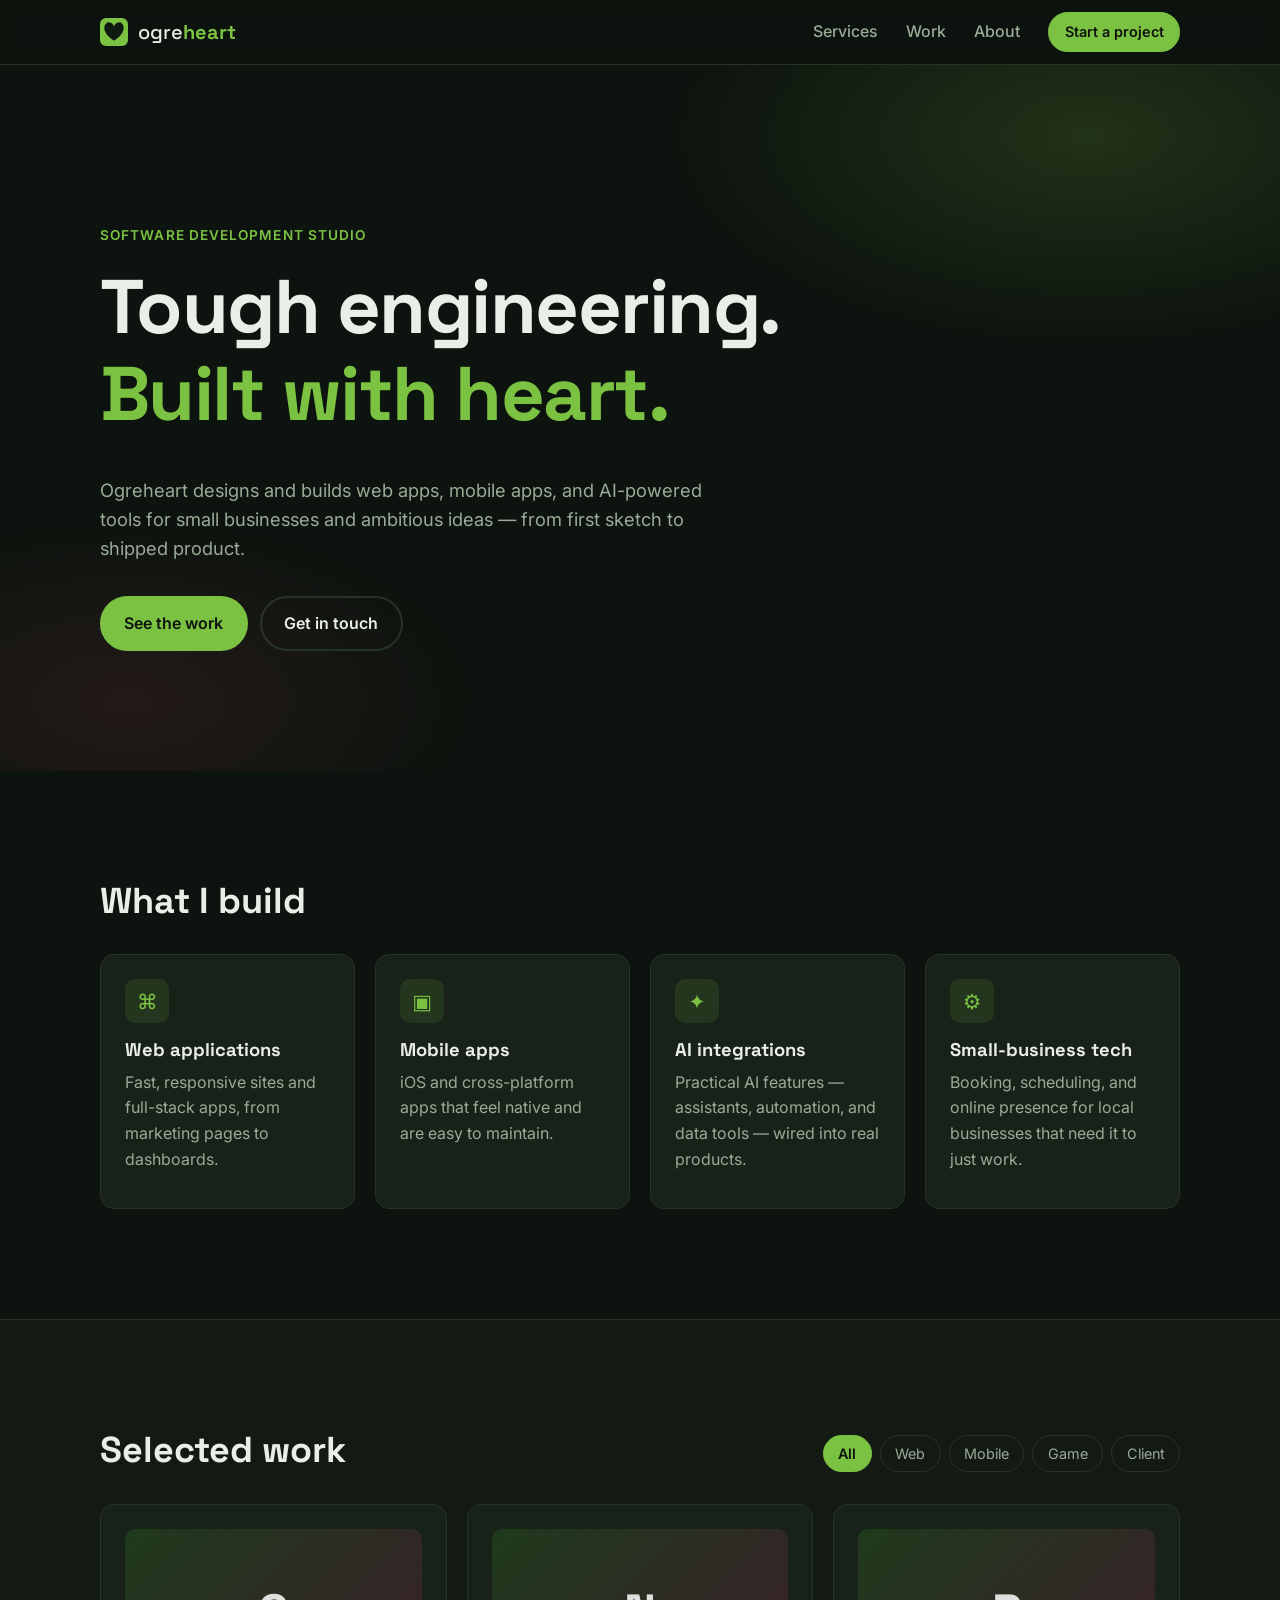
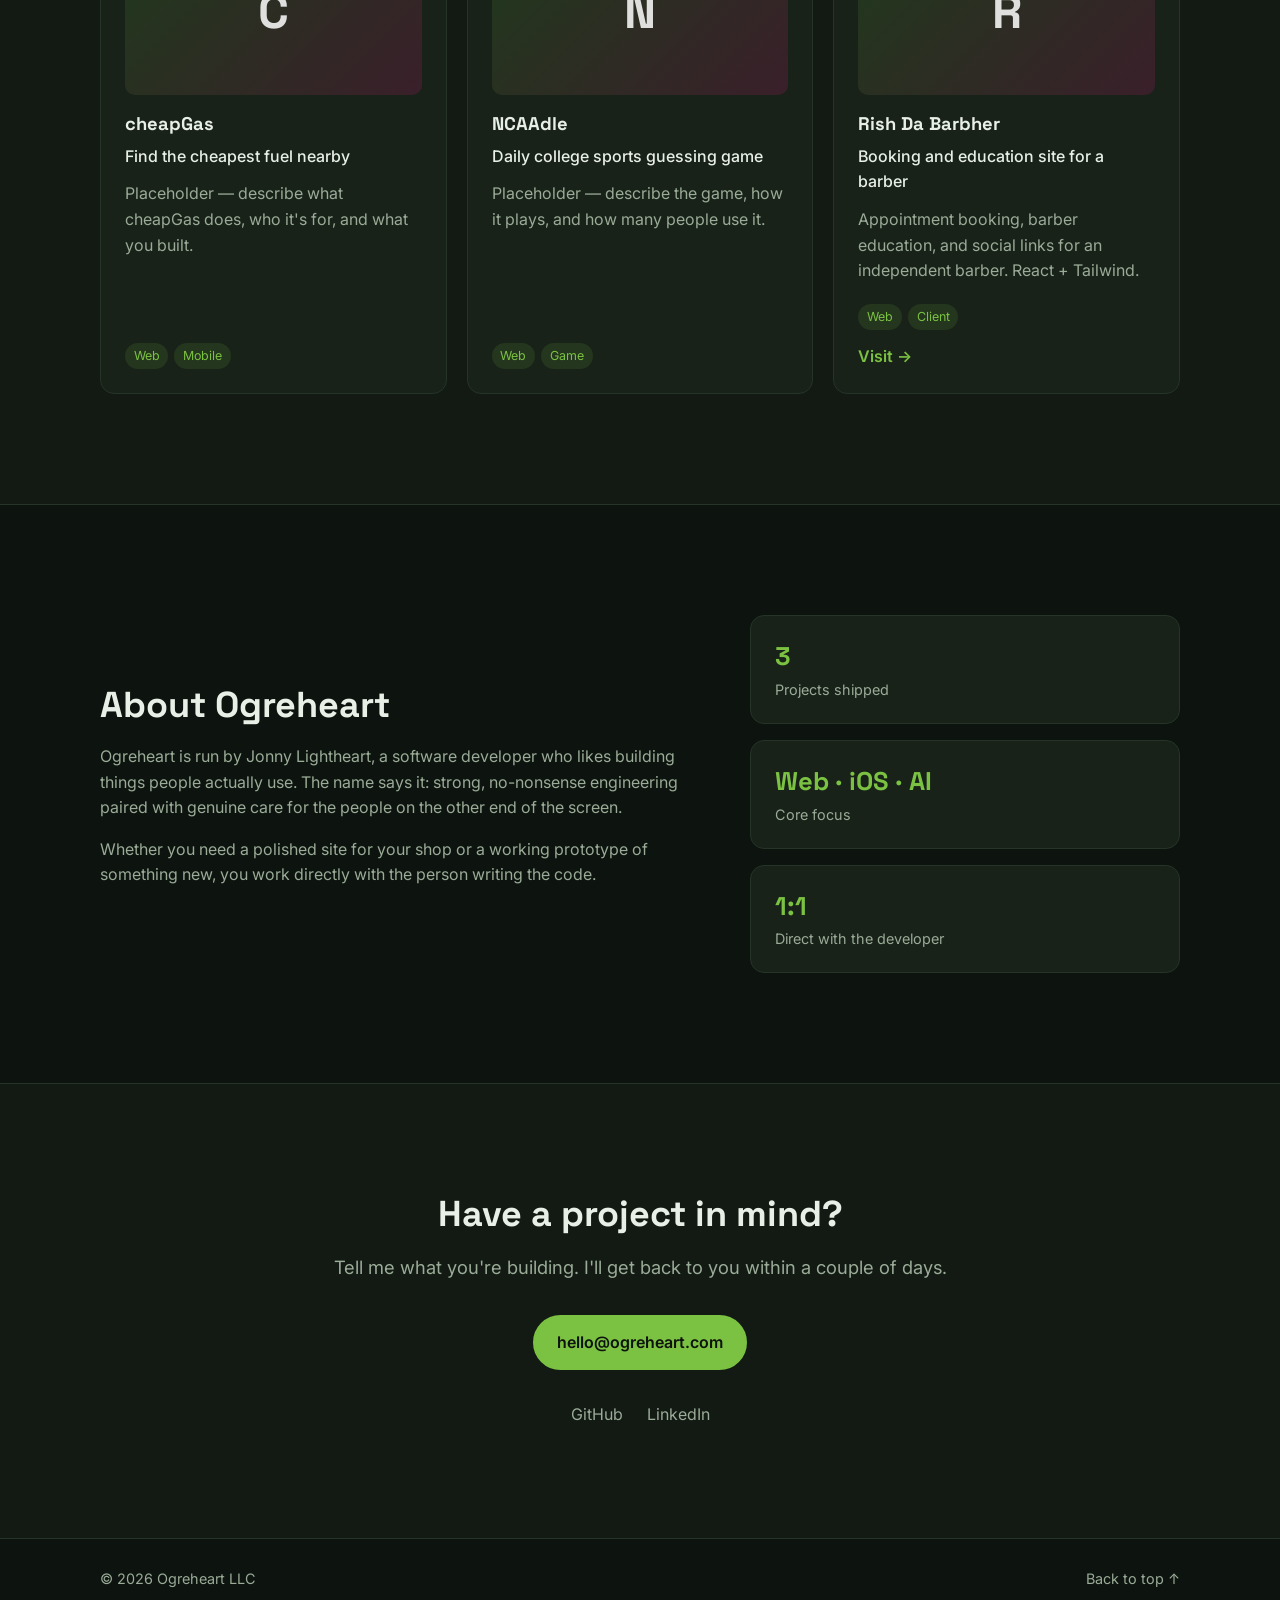
<file: index.html>
<!doctype html>
<html lang="en">
<head>
  <meta charset="utf-8">
  <meta name="viewport" content="width=device-width, initial-scale=1">
  <title>Ogreheart — Software Development</title>
  <meta name="description" content="Ogreheart is a software development studio building web apps, mobile apps, and AI-powered tools.">
  <link rel="icon" href="assets/favicon.svg" type="image/svg+xml">
  <link rel="preconnect" href="https://fonts.googleapis.com">
  <link rel="preconnect" href="https://fonts.gstatic.com" crossorigin>
  <link href="https://fonts.googleapis.com/css2?family=Space+Grotesk:wght@500;700&family=Inter:wght@400;500;600&display=swap" rel="stylesheet">
  <link rel="stylesheet" href="css/styles.css">
</head>
<body>
  <header class="nav">
    <div class="container nav-inner">
      <a href="#top" class="logo" aria-label="Ogreheart home">
        <img src="assets/favicon.svg" alt="" width="28" height="28">
        <span>ogre<b>heart</b></span>
      </a>
      <button class="nav-toggle" aria-label="Toggle menu" aria-expanded="false">☰</button>
      <nav class="nav-links">
        <a href="#services">Services</a>
        <a href="#work">Work</a>
        <a href="#about">About</a>
        <a href="#contact" class="btn btn-small">Start a project</a>
      </nav>
    </div>
  </header>

  <main id="top">
    <section class="hero">
      <div class="container">
        <p class="eyebrow">Software development studio</p>
        <h1>Tough engineering.<br><span class="accent">Built with heart.</span></h1>
        <p class="lead">
          Ogreheart designs and builds web apps, mobile apps, and AI-powered tools
          for small businesses and ambitious ideas — from first sketch to shipped product.
        </p>
        <div class="hero-actions">
          <a href="#work" class="btn">See the work</a>
          <a href="#contact" class="btn btn-ghost">Get in touch</a>
        </div>
      </div>
    </section>

    <section id="services" class="section">
      <div class="container">
        <h2>What I build</h2>
        <div class="grid services">
          <article class="card">
            <div class="icon">⌘</div>
            <h3>Web applications</h3>
            <p>Fast, responsive sites and full-stack apps, from marketing pages to dashboards.</p>
          </article>
          <article class="card">
            <div class="icon">▣</div>
            <h3>Mobile apps</h3>
            <p>iOS and cross-platform apps that feel native and are easy to maintain.</p>
          </article>
          <article class="card">
            <div class="icon">✦</div>
            <h3>AI integrations</h3>
            <p>Practical AI features — assistants, automation, and data tools — wired into real products.</p>
          </article>
          <article class="card">
            <div class="icon">⚙</div>
            <h3>Small-business tech</h3>
            <p>Booking, scheduling, and online presence for local businesses that need it to just work.</p>
          </article>
        </div>
      </div>
    </section>

    <section id="work" class="section section-alt">
      <div class="container">
        <div class="section-head">
          <h2>Selected work</h2>
          <div class="filters" role="tablist" aria-label="Filter projects"></div>
        </div>
        <div class="grid projects" id="projects"></div>
      </div>
    </section>

    <section id="about" class="section">
      <div class="container about">
        <div>
          <h2>About Ogreheart</h2>
          <p>
            Ogreheart is run by Jonny Lightheart, a software developer who likes building
            things people actually use. The name says it: strong, no-nonsense engineering
            paired with genuine care for the people on the other end of the screen.
          </p>
          <p>
            Whether you need a polished site for your shop or a working prototype of
            something new, you work directly with the person writing the code.
          </p>
        </div>
        <ul class="stats">
          <li><strong data-count="projects">0</strong><span>Projects shipped</span></li>
          <li><strong>Web · iOS · AI</strong><span>Core focus</span></li>
          <li><strong>1:1</strong><span>Direct with the developer</span></li>
        </ul>
      </div>
    </section>

    <section id="contact" class="section section-alt">
      <div class="container contact">
        <h2>Have a project in mind?</h2>
        <p class="lead">Tell me what you're building. I'll get back to you within a couple of days.</p>
        <a class="btn" href="mailto:hello@ogreheart.com">hello@ogreheart.com</a>
        <div class="socials">
          <a href="https://github.com/" target="_blank" rel="noopener">GitHub</a>
          <a href="https://www.linkedin.com/" target="_blank" rel="noopener">LinkedIn</a>
        </div>
      </div>
    </section>
  </main>

  <footer class="footer">
    <div class="container">
      <span>© <span id="year"></span> Ogreheart LLC</span>
      <a href="#top">Back to top ↑</a>
    </div>
  </footer>

  <script src="js/projects.js"></script>
  <script src="js/main.js"></script>
</body>
</html>
</file>
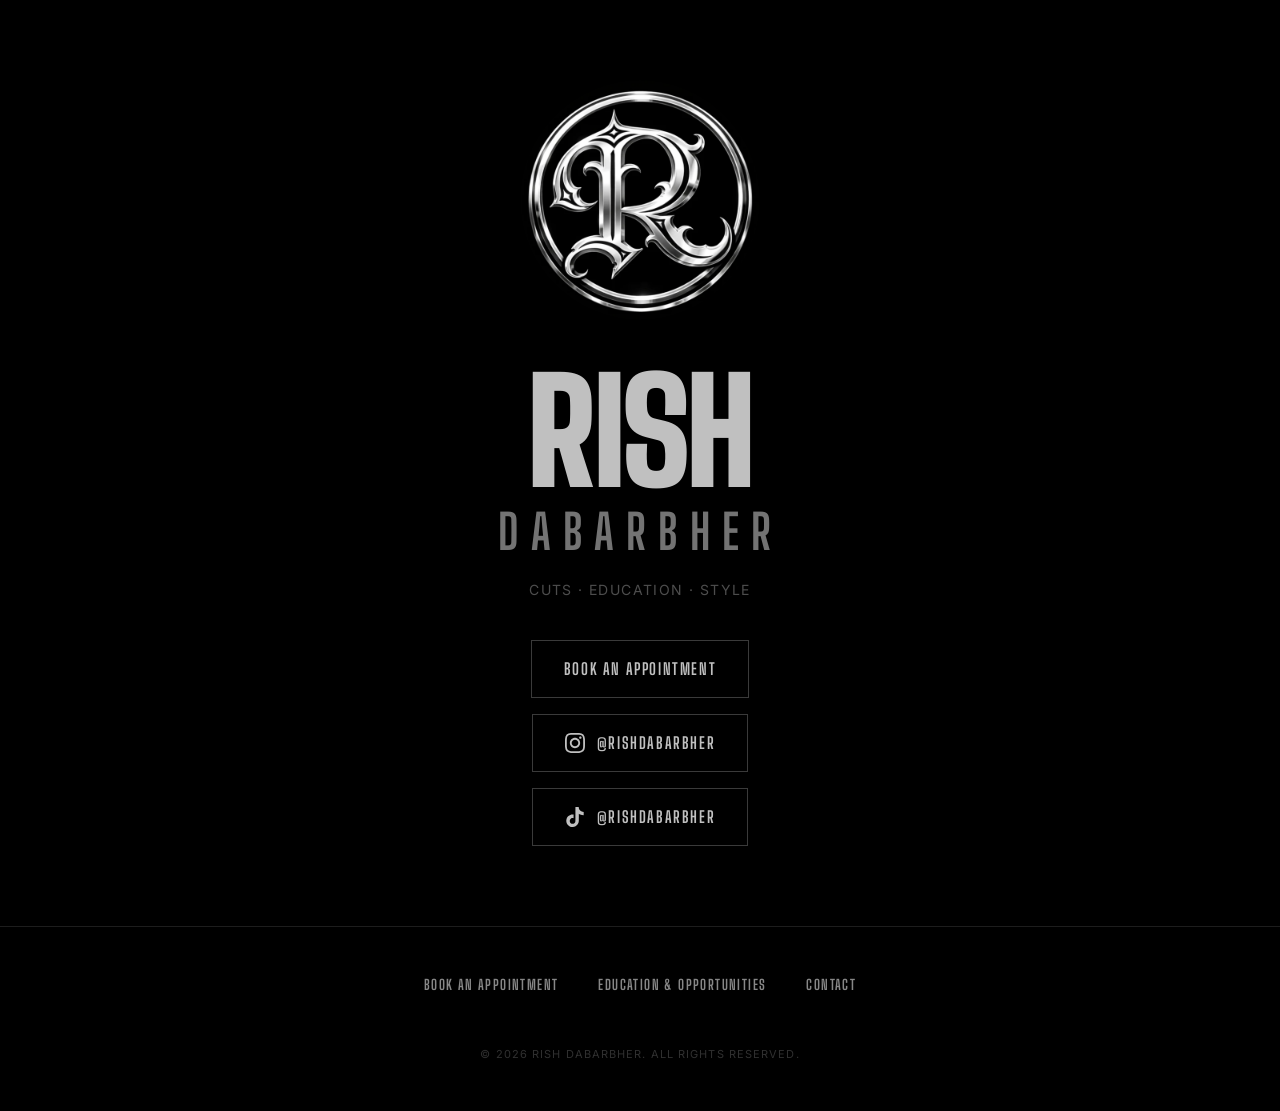
<file: barber/index.html>
<!doctype html>
<html lang="en">
<head>
  <meta charset="utf-8">
  <title>Moved — Rish Da Barbher</title>
  <meta http-equiv="refresh" content="0; url=/rishdabarbher/">
  <link rel="canonical" href="https://ogreheart.net/rishdabarbher/">
  <script>location.replace("/rishdabarbher/" + location.hash);</script>
</head>
<body>
  <p>This page has moved to <a href="/rishdabarbher/">ogreheart.net/rishdabarbher</a>.</p>
</body>
</html>
</file>
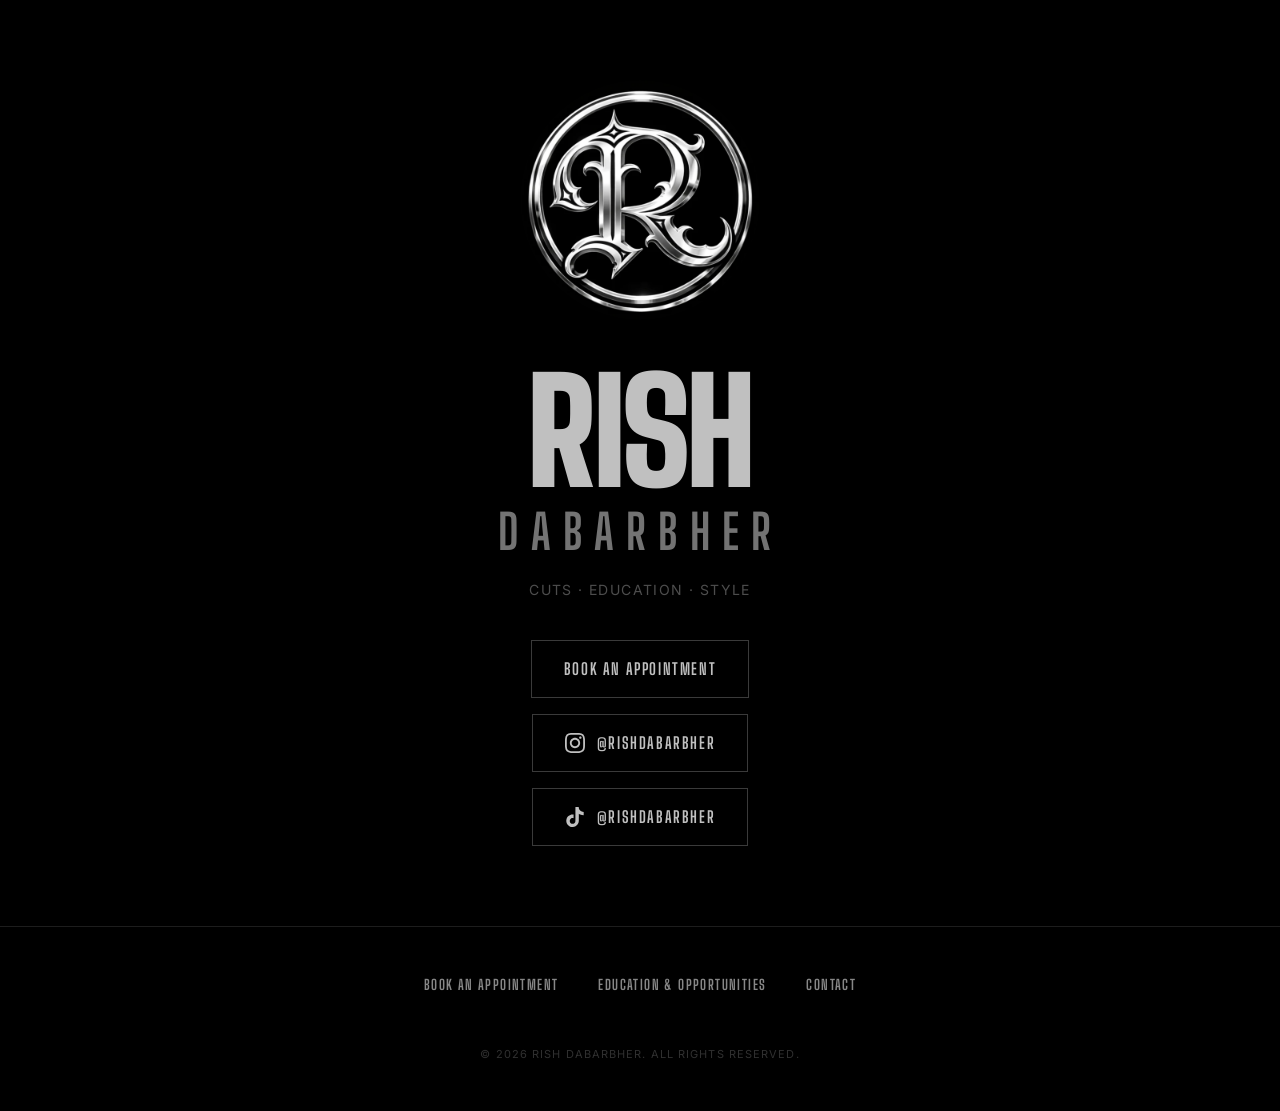
<file: rishdabarbher/index.html>
<!doctype html>
<html lang="en">
  <head>
    
    <meta charset="UTF-8" />
    <meta name="viewport" content="width=device-width, initial-scale=1.0" />
    <title>rishDabarbher</title>
    
    <meta name="description" content="Streamline appointment bookings and showcase educational opportunities for aspiring barbers, all while connecting with clients through social media.">
    <meta name="robots" content="noindex, nofollow">
    <meta property="og:title" content="rishDabarbher">
    <meta property="og:description" content="Streamline appointment bookings and showcase educational opportunities for aspiring barbers, all while connecting with clients through social media.">
    <script type="module" crossorigin src="/rishdabarbher/assets/index-CtymMfdx.js"></script>
    <link rel="stylesheet" crossorigin href="/rishdabarbher/assets/index-DkeqTqAU.css">
  </head>
  <body>
    
    <div id="root"></div>
    
  </body>
</html>
</file>
<file: css/styles.css>
:root {
  --bg: #0d130e;
  --bg-alt: #121a13;
  --surface: #182219;
  --border: #263327;
  --text: #e8efe6;
  --muted: #9aab97;
  --accent: #7bc142;
  --accent-2: #e2557a;
  --radius: 14px;
  --max: 1120px;
  --font-head: "Space Grotesk", system-ui, sans-serif;
  --font-body: "Inter", system-ui, sans-serif;
}

* { box-sizing: border-box; }
html { scroll-behavior: smooth; scroll-padding-top: 72px; }
body {
  margin: 0;
  background: var(--bg);
  color: var(--text);
  font-family: var(--font-body);
  line-height: 1.6;
  -webkit-font-smoothing: antialiased;
}
img { max-width: 100%; display: block; }
a { color: inherit; }
h1, h2, h3 { font-family: var(--font-head); line-height: 1.15; margin: 0 0 .5em; }
h2 { font-size: clamp(1.75rem, 3vw, 2.25rem); }
h3 { font-size: 1.15rem; }

.container { max-width: var(--max); margin: 0 auto; padding: 0 20px; }
.accent { color: var(--accent); }

/* Buttons */
.btn {
  display: inline-block;
  background: var(--accent);
  color: #0d130e;
  font-weight: 600;
  text-decoration: none;
  padding: .8em 1.4em;
  border-radius: 999px;
  border: 2px solid var(--accent);
  transition: transform .15s, background .15s;
}
.btn:hover { transform: translateY(-2px); }
.btn-ghost { background: transparent; color: var(--text); border-color: var(--border); }
.btn-ghost:hover { border-color: var(--accent); }
.btn-small { padding: .45em 1em; font-size: .9rem; }

/* Nav */
.nav {
  position: sticky; top: 0; z-index: 10;
  background: rgba(13, 19, 14, .85);
  backdrop-filter: blur(10px);
  border-bottom: 1px solid var(--border);
}
.nav-inner { display: flex; align-items: center; justify-content: space-between; height: 64px; }
.logo { display: flex; align-items: center; gap: 10px; text-decoration: none; font-family: var(--font-head); font-size: 1.25rem; font-weight: 500; }
.logo b { color: var(--accent); font-weight: 700; }
.nav-links { display: flex; align-items: center; gap: 28px; }
.nav-links a:not(.btn) { text-decoration: none; color: var(--muted); font-weight: 500; }
.nav-links a:not(.btn):hover { color: var(--text); }
.nav-toggle { display: none; background: none; border: 0; color: var(--text); font-size: 1.5rem; cursor: pointer; }

/* Hero */
.hero {
  padding: clamp(80px, 14vw, 160px) 0 clamp(64px, 10vw, 120px);
  background:
    radial-gradient(600px 300px at 85% 10%, rgba(123, 193, 66, .18), transparent 70%),
    radial-gradient(500px 260px at 10% 90%, rgba(226, 85, 122, .10), transparent 70%);
}
.eyebrow { color: var(--accent); font-weight: 600; letter-spacing: .08em; text-transform: uppercase; font-size: .85rem; margin: 0 0 1rem; }
.hero h1 { font-size: clamp(2.5rem, 7vw, 4.75rem); letter-spacing: -.02em; }
.lead { color: var(--muted); font-size: 1.15rem; max-width: 620px; }
.hero-actions { display: flex; gap: 12px; flex-wrap: wrap; margin-top: 2rem; }

/* Sections */
.section { padding: clamp(64px, 9vw, 110px) 0; }
.section-alt { background: var(--bg-alt); border-block: 1px solid var(--border); }
.section-head { display: flex; justify-content: space-between; align-items: end; flex-wrap: wrap; gap: 16px; margin-bottom: 2rem; }
.section-head h2 { margin: 0; }

.grid { display: grid; gap: 20px; }
.services { grid-template-columns: repeat(auto-fit, minmax(230px, 1fr)); margin-top: 2rem; }
.projects { grid-template-columns: repeat(auto-fill, minmax(300px, 1fr)); }

.card {
  background: var(--surface);
  border: 1px solid var(--border);
  border-radius: var(--radius);
  padding: 24px;
  transition: border-color .2s, transform .2s;
}
.card:hover { border-color: var(--accent); transform: translateY(-3px); }
.card p { color: var(--muted); margin: 0 0 .75em; }
.icon {
  width: 44px; height: 44px; border-radius: 10px;
  display: grid; place-items: center;
  background: rgba(123, 193, 66, .12); color: var(--accent);
  font-size: 1.3rem; margin-bottom: 16px;
}

/* Projects */
.project { display: flex; flex-direction: column; }
.thumb {
  aspect-ratio: 16 / 9;
  border-radius: 10px;
  margin-bottom: 18px;
  overflow: hidden;
  display: grid; place-items: center;
  background: linear-gradient(135deg, #1f3a1c, #3a1f2a);
  font-family: var(--font-head); font-size: 3rem; font-weight: 700; color: rgba(255,255,255,.85);
}
.thumb img { width: 100%; height: 100%; object-fit: cover; }
.project { position: relative; }
.project.has-link { cursor: pointer; }
.card-link { text-decoration: none; }
.card-link::after { content: ""; position: absolute; inset: 0; border-radius: var(--radius); }
.card-link:focus-visible { outline: none; }
.card-link:focus-visible::after { outline: 2px solid var(--accent); outline-offset: 2px; }
.project .links a { position: relative; z-index: 1; }
.project .tagline { color: var(--text); font-weight: 500; }
.tags { display: flex; flex-wrap: wrap; gap: 6px; margin-top: auto; padding-top: 8px; }
.tag { font-size: .78rem; padding: .25em .7em; border-radius: 999px; background: rgba(123, 193, 66, .12); color: var(--accent); }
.links { display: flex; gap: 16px; margin-top: 14px; }
.links a { color: var(--accent); font-weight: 600; text-decoration: none; }
.links a:hover { text-decoration: underline; }

.filters { display: flex; flex-wrap: wrap; gap: 8px; }
.filter {
  background: transparent; color: var(--muted);
  border: 1px solid var(--border); border-radius: 999px;
  padding: .4em 1em; font: inherit; font-size: .9rem; cursor: pointer;
}
.filter:hover { color: var(--text); }
.filter[aria-selected="true"] { background: var(--accent); border-color: var(--accent); color: #0d130e; font-weight: 600; }

/* About */
.about { display: grid; grid-template-columns: 1.4fr 1fr; gap: 48px; align-items: center; }
.about p { color: var(--muted); }
.stats { list-style: none; padding: 0; margin: 0; display: grid; gap: 16px; }
.stats li { background: var(--surface); border: 1px solid var(--border); border-radius: var(--radius); padding: 20px 24px; }
.stats strong { display: block; font-family: var(--font-head); font-size: 1.6rem; color: var(--accent); }
.stats span { color: var(--muted); font-size: .9rem; }

/* Contact */
.contact { text-align: center; }
.contact .lead { margin: 0 auto 2rem; }
.socials { display: flex; gap: 24px; justify-content: center; margin-top: 2rem; }
.socials a { color: var(--muted); text-decoration: none; }
.socials a:hover { color: var(--accent); }

/* Footer */
.footer { padding: 28px 0; color: var(--muted); font-size: .9rem; }
.footer .container { display: flex; justify-content: space-between; }
.footer a { text-decoration: none; }

/* Mobile */
@media (max-width: 760px) {
  .nav-toggle { display: block; }
  .nav-links {
    display: none;
    position: absolute; top: 64px; left: 0; right: 0;
    flex-direction: column; align-items: stretch; gap: 0;
    background: var(--bg); border-bottom: 1px solid var(--border);
    padding: 8px 20px 20px;
  }
  .nav-links.open { display: flex; }
  .nav-links a { padding: 12px 0; }
  .nav-links .btn { text-align: center; margin-top: 8px; }
  .about { grid-template-columns: 1fr; }
  .container { padding: 0 16px; }
}
</file>
<file: rishdabarbher/assets/index-DkeqTqAU.css>
@import "https://fonts.googleapis.com/css2?family=Big+Shoulders+Display:wght@700;900&family=Inter:wght@300;400;500&family=Sedgwick+Ave+Display&display=swap";@layer components;@layer properties{@supports (((-webkit-hyphens:none)) and (not (margin-trim:inline))) or ((-moz-orient:inline) and (not (color:rgb(from red r g b)))){*,:before,:after,::backdrop{--tw-translate-x:0;--tw-translate-y:0;--tw-translate-z:0;--tw-rotate-x:initial;--tw-rotate-y:initial;--tw-rotate-z:initial;--tw-skew-x:initial;--tw-skew-y:initial;--tw-space-y-reverse:0;--tw-border-style:solid;--tw-leading:initial;--tw-font-weight:initial;--tw-tracking:initial;--tw-ordinal:initial;--tw-slashed-zero:initial;--tw-numeric-figure:initial;--tw-numeric-spacing:initial;--tw-numeric-fraction:initial;--tw-shadow:0 0 #0000;--tw-shadow-color:initial;--tw-shadow-alpha:100%;--tw-inset-shadow:0 0 #0000;--tw-inset-shadow-color:initial;--tw-inset-shadow-alpha:100%;--tw-ring-color:initial;--tw-ring-shadow:0 0 #0000;--tw-inset-ring-color:initial;--tw-inset-ring-shadow:0 0 #0000;--tw-ring-inset:initial;--tw-ring-offset-width:0px;--tw-ring-offset-color:#fff;--tw-ring-offset-shadow:0 0 #0000;--tw-blur:initial;--tw-brightness:initial;--tw-contrast:initial;--tw-grayscale:initial;--tw-hue-rotate:initial;--tw-invert:initial;--tw-opacity:initial;--tw-saturate:initial;--tw-sepia:initial;--tw-drop-shadow:initial;--tw-drop-shadow-color:initial;--tw-drop-shadow-alpha:100%;--tw-drop-shadow-size:initial;--tw-duration:initial}}}@layer theme{:root,:host{--font-sans:ui-sans-serif, system-ui, sans-serif, "Apple Color Emoji", "Segoe UI Emoji", "Segoe UI Symbol", "Noto Color Emoji";--font-mono:ui-monospace, SFMono-Regular, Menlo, Monaco, Consolas, "Liberation Mono", "Courier New", monospace;--color-black:#000;--color-white:#fff;--spacing:.25rem;--container-xs:20rem;--container-2xl:42rem;--container-4xl:56rem;--container-5xl:64rem;--container-6xl:72rem;--container-7xl:80rem;--text-xs:.75rem;--text-xs--line-height:calc(1 / .75);--text-sm:.875rem;--text-sm--line-height:calc(1.25 / .875);--text-base:1rem;--text-base--line-height:calc(1.5 / 1);--text-lg:1.125rem;--text-lg--line-height:calc(1.75 / 1.125);--text-xl:1.25rem;--text-xl--line-height:calc(1.75 / 1.25);--text-3xl:1.875rem;--text-3xl--line-height:calc(2.25 / 1.875);--text-5xl:3rem;--text-5xl--line-height:1;--font-weight-normal:400;--font-weight-semibold:600;--tracking-tight:-.025em;--tracking-wide:.025em;--tracking-widest:.1em;--leading-tight:1.25;--leading-relaxed:1.625;--radius-sm:.25rem;--radius-2xl:1rem;--default-transition-duration:.15s;--default-transition-timing-function:cubic-bezier(.4, 0, .2, 1);--default-font-family:var(--font-sans);--default-mono-font-family:var(--font-mono);--font-display:"Big Shoulders Display", sans-serif;--font-body:"Inter", sans-serif;--font-title:"Sedgwick Ave Display", cursive;--color-surface:#000;--color-panel:#0a0a0a;--color-fg:silver;--color-series-1:#3987e5;--color-series-2:#d95926;--color-series-3:#199e70;--color-grid:#262626;--color-up:#0ca30c;--color-down:#d03b3b}}@layer base{*,:after,:before,::backdrop{box-sizing:border-box;border:0 solid;margin:0;padding:0}::file-selector-button{box-sizing:border-box;border:0 solid;margin:0;padding:0}html,:host{-webkit-text-size-adjust:100%;tab-size:4;line-height:1.5;font-family:var(--default-font-family,ui-sans-serif, system-ui, sans-serif, "Apple Color Emoji", "Segoe UI Emoji", "Segoe UI Symbol", "Noto Color Emoji");font-feature-settings:var(--default-font-feature-settings,normal);font-variation-settings:var(--default-font-variation-settings,normal);-webkit-tap-highlight-color:transparent}hr{height:0;color:inherit;border-top-width:1px}abbr:where([title]){-webkit-text-decoration:underline dotted;text-decoration:underline dotted}h1,h2,h3,h4,h5,h6{font-size:inherit;font-weight:inherit}a{color:inherit;-webkit-text-decoration:inherit;-webkit-text-decoration:inherit;-webkit-text-decoration:inherit;-webkit-text-decoration:inherit;text-decoration:inherit}b,strong{font-weight:bolder}code,kbd,samp,pre{font-family:var(--default-mono-font-family,ui-monospace, SFMono-Regular, Menlo, Monaco, Consolas, "Liberation Mono", "Courier New", monospace);font-feature-settings:var(--default-mono-font-feature-settings,normal);font-variation-settings:var(--default-mono-font-variation-settings,normal);font-size:1em}small{font-size:80%}sub,sup{vertical-align:baseline;font-size:75%;line-height:0;position:relative}sub{bottom:-.25em}sup{top:-.5em}table{text-indent:0;border-color:inherit;border-collapse:collapse}:-moz-focusring{outline:auto}progress{vertical-align:baseline}summary{display:list-item}ol,ul,menu{list-style:none}img,svg,video,canvas,audio,iframe,embed,object{vertical-align:middle;display:block}img,video{max-width:100%;height:auto}button,input,select,optgroup,textarea{font:inherit;font-feature-settings:inherit;font-variation-settings:inherit;letter-spacing:inherit;color:inherit;opacity:1;background-color:#0000;border-radius:0}::file-selector-button{font:inherit;font-feature-settings:inherit;font-variation-settings:inherit;letter-spacing:inherit;color:inherit;opacity:1;background-color:#0000;border-radius:0}:where(select:is([multiple],[size])) optgroup{font-weight:bolder}:where(select:is([multiple],[size])) optgroup option{padding-inline-start:20px}::file-selector-button{margin-inline-end:4px}::placeholder{opacity:1}@supports (not ((-webkit-appearance:-apple-pay-button))) or (contain-intrinsic-size:1px){::placeholder{color:currentColor}@supports (color:color-mix(in lab, red, red)){::placeholder{color:color-mix(in oklab, currentcolor 50%, transparent)}}}textarea{resize:vertical}::-webkit-search-decoration{-webkit-appearance:none}::-webkit-date-and-time-value{min-height:1lh;text-align:inherit}::-webkit-datetime-edit{display:inline-flex}::-webkit-datetime-edit-fields-wrapper{padding:0}::-webkit-datetime-edit{padding-block:0}::-webkit-datetime-edit-year-field{padding-block:0}::-webkit-datetime-edit-month-field{padding-block:0}::-webkit-datetime-edit-day-field{padding-block:0}::-webkit-datetime-edit-hour-field{padding-block:0}::-webkit-datetime-edit-minute-field{padding-block:0}::-webkit-datetime-edit-second-field{padding-block:0}::-webkit-datetime-edit-millisecond-field{padding-block:0}::-webkit-datetime-edit-meridiem-field{padding-block:0}::-webkit-calendar-picker-indicator{line-height:1}:-moz-ui-invalid{box-shadow:none}button,input:where([type=button],[type=reset],[type=submit]){appearance:button}::file-selector-button{appearance:button}::-webkit-inner-spin-button{height:auto}::-webkit-outer-spin-button{height:auto}[hidden]:where(:not([hidden=until-found])){display:none!important}}@layer utilities{.pointer-events-none{pointer-events:none}.absolute{position:absolute}.fixed{position:fixed}.relative{position:relative}.inset-x-0{inset-inline:calc(var(--spacing) * 0)}.inset-x-1{inset-inline:calc(var(--spacing) * 1)}.start{inset-inline-start:var(--spacing)}.end{inset-inline-end:var(--spacing)}.top-0{top:calc(var(--spacing) * 0)}.right-2{right:calc(var(--spacing) * 2)}.right-4{right:calc(var(--spacing) * 4)}.bottom-4{bottom:calc(var(--spacing) * 4)}.z-10{z-index:10}.z-50{z-index:50}.mx-auto{margin-inline:auto}.mt-1{margin-top:calc(var(--spacing) * 1)}.mt-2{margin-top:calc(var(--spacing) * 2)}.mt-3{margin-top:calc(var(--spacing) * 3)}.mt-4{margin-top:calc(var(--spacing) * 4)}.mt-6{margin-top:calc(var(--spacing) * 6)}.mt-8{margin-top:calc(var(--spacing) * 8)}.mt-10{margin-top:calc(var(--spacing) * 10)}.mt-12{margin-top:calc(var(--spacing) * 12)}.mt-16{margin-top:calc(var(--spacing) * 16)}.mt-20{margin-top:calc(var(--spacing) * 20)}.mb-1{margin-bottom:calc(var(--spacing) * 1)}.mb-2{margin-bottom:calc(var(--spacing) * 2)}.mb-3{margin-bottom:calc(var(--spacing) * 3)}.mb-4{margin-bottom:calc(var(--spacing) * 4)}.mb-10{margin-bottom:calc(var(--spacing) * 10)}.block{display:block}.flex{display:flex}.grid{display:grid}.hidden{display:none}.inline{display:inline}.inline-block{display:inline-block}.inline-flex{display:inline-flex}.aspect-\[4\/5\]{aspect-ratio:4/5}.h-2{height:calc(var(--spacing) * 2)}.h-2\.5{height:calc(var(--spacing) * 2.5)}.h-3{height:calc(var(--spacing) * 3)}.h-4{height:calc(var(--spacing) * 4)}.h-5{height:calc(var(--spacing) * 5)}.h-8{height:calc(var(--spacing) * 8)}.h-10{height:calc(var(--spacing) * 10)}.h-60{height:calc(var(--spacing) * 60)}.h-\[760px\]{height:760px}.h-px{height:1px}.min-h-screen{min-height:100vh}.w-2{width:calc(var(--spacing) * 2)}.w-2\.5{width:calc(var(--spacing) * 2.5)}.w-2\/5{width:40%}.w-5{width:calc(var(--spacing) * 5)}.w-8{width:calc(var(--spacing) * 8)}.w-10{width:calc(var(--spacing) * 10)}.w-60{width:calc(var(--spacing) * 60)}.w-full{width:100%}.max-w-2xl{max-width:var(--container-2xl)}.max-w-4xl{max-width:var(--container-4xl)}.max-w-5xl{max-width:var(--container-5xl)}.max-w-6xl{max-width:var(--container-6xl)}.max-w-7xl{max-width:var(--container-7xl)}.max-w-\[85\%\]{max-width:85%}.max-w-xs{max-width:var(--container-xs)}.min-w-\[44rem\]{min-width:44rem}.flex-1{flex:1}.shrink-0{flex-shrink:0}.-translate-x-1\/2{--tw-translate-x:calc(calc(1 / 2 * 100%) * -1);translate:var(--tw-translate-x) var(--tw-translate-y)}.-translate-y-1\/2{--tw-translate-y:calc(calc(1 / 2 * 100%) * -1);translate:var(--tw-translate-x) var(--tw-translate-y)}.transform{transform:var(--tw-rotate-x,) var(--tw-rotate-y,) var(--tw-rotate-z,) var(--tw-skew-x,) var(--tw-skew-y,)}.cursor-pointer{cursor:pointer}.grid-cols-1{grid-template-columns:repeat(1,minmax(0,1fr))}.grid-cols-\[3\.5rem_repeat\(6\,minmax\(0\,1fr\)\)\]{grid-template-columns:3.5rem repeat(6,minmax(0,1fr))}.grid-cols-\[minmax\(0\,10rem\)_1fr\]{grid-template-columns:minmax(0,10rem) 1fr}.flex-col{flex-direction:column}.flex-wrap{flex-wrap:wrap}.items-baseline{align-items:baseline}.items-center{align-items:center}.items-end{align-items:flex-end}.items-start{align-items:flex-start}.justify-between{justify-content:space-between}.justify-center{justify-content:center}.justify-end{justify-content:flex-end}.gap-1\.5{gap:calc(var(--spacing) * 1.5)}.gap-2{gap:calc(var(--spacing) * 2)}.gap-3{gap:calc(var(--spacing) * 3)}.gap-4{gap:calc(var(--spacing) * 4)}.gap-8{gap:calc(var(--spacing) * 8)}.gap-\[2px\]{gap:2px}:where(.space-y-1>:not(:last-child)){--tw-space-y-reverse:0;margin-block-start:calc(calc(var(--spacing) * 1) * var(--tw-space-y-reverse));margin-block-end:calc(calc(var(--spacing) * 1) * calc(1 - var(--tw-space-y-reverse)))}:where(.space-y-6>:not(:last-child)){--tw-space-y-reverse:0;margin-block-start:calc(calc(var(--spacing) * 6) * var(--tw-space-y-reverse));margin-block-end:calc(calc(var(--spacing) * 6) * calc(1 - var(--tw-space-y-reverse)))}:where(.space-y-16>:not(:last-child)){--tw-space-y-reverse:0;margin-block-start:calc(calc(var(--spacing) * 16) * var(--tw-space-y-reverse));margin-block-end:calc(calc(var(--spacing) * 16) * calc(1 - var(--tw-space-y-reverse)))}.gap-x-1{column-gap:calc(var(--spacing) * 1)}.gap-x-4{column-gap:calc(var(--spacing) * 4)}.gap-x-10{column-gap:calc(var(--spacing) * 10)}.gap-y-1{row-gap:calc(var(--spacing) * 1)}.gap-y-4{row-gap:calc(var(--spacing) * 4)}.truncate{text-overflow:ellipsis;white-space:nowrap;overflow:hidden}.overflow-hidden{overflow:hidden}.overflow-x-auto{overflow-x:auto}.rounded{border-radius:.25rem}.rounded-2xl{border-radius:var(--radius-2xl)}.rounded-\[2px\]{border-radius:2px}.rounded-\[4px\]{border-radius:4px}.rounded-full{border-radius:3.40282e38px}.rounded-none{border-radius:0}.rounded-l-\[4px\]{border-top-left-radius:4px;border-bottom-left-radius:4px}.rounded-r-\[4px\]{border-top-right-radius:4px;border-bottom-right-radius:4px}.rounded-bl-sm{border-bottom-left-radius:var(--radius-sm)}.border{border-style:var(--tw-border-style);border-width:1px}.border-t{border-top-style:var(--tw-border-style);border-top-width:1px}.border-b{border-bottom-style:var(--tw-border-style);border-bottom-width:1px}.border-l{border-left-style:var(--tw-border-style);border-left-width:1px}.border-dashed{--tw-border-style:dashed;border-style:dashed}.border-\[var\(--color-series-1\)\]{border-color:var(--color-series-1)}.border-\[var\(--color-series-3\)\]{border-color:var(--color-series-3)}.border-fg\/10{border-color:#c0c0c01a}@supports (color:color-mix(in lab, red, red)){.border-fg\/10{border-color:color-mix(in oklab, var(--color-fg) 10%, transparent)}}.border-fg\/15{border-color:#c0c0c026}@supports (color:color-mix(in lab, red, red)){.border-fg\/15{border-color:color-mix(in oklab, var(--color-fg) 15%, transparent)}}.border-fg\/20{border-color:#c0c0c033}@supports (color:color-mix(in lab, red, red)){.border-fg\/20{border-color:color-mix(in oklab, var(--color-fg) 20%, transparent)}}.border-fg\/30{border-color:#c0c0c04d}@supports (color:color-mix(in lab, red, red)){.border-fg\/30{border-color:color-mix(in oklab, var(--color-fg) 30%, transparent)}}.border-fg\/40{border-color:#c0c0c066}@supports (color:color-mix(in lab, red, red)){.border-fg\/40{border-color:color-mix(in oklab, var(--color-fg) 40%, transparent)}}.border-fg\/60{border-color:#c0c0c099}@supports (color:color-mix(in lab, red, red)){.border-fg\/60{border-color:color-mix(in oklab, var(--color-fg) 60%, transparent)}}.border-transparent{border-color:#0000}.bg-\[\#e5e5ea\]{background-color:#e5e5ea}.bg-\[color-mix\(in_srgb\,var\(--color-series-3\)_12\%\,transparent\)\]{background-color:#199e701f}@supports (color:color-mix(in lab, red, red)){.bg-\[color-mix\(in_srgb\,var\(--color-series-3\)_12\%\,transparent\)\]{background-color:color-mix(in srgb,var(--color-series-3) 12%,transparent)}}.bg-\[var\(--color-series-1\)\]{background-color:var(--color-series-1)}.bg-fg{background-color:var(--color-fg)}.bg-fg\/5{background-color:#c0c0c00d}@supports (color:color-mix(in lab, red, red)){.bg-fg\/5{background-color:color-mix(in oklab, var(--color-fg) 5%, transparent)}}.bg-fg\/10{background-color:#c0c0c01a}@supports (color:color-mix(in lab, red, red)){.bg-fg\/10{background-color:color-mix(in oklab, var(--color-fg) 10%, transparent)}}.bg-fg\/15{background-color:#c0c0c026}@supports (color:color-mix(in lab, red, red)){.bg-fg\/15{background-color:color-mix(in oklab, var(--color-fg) 15%, transparent)}}.bg-panel{background-color:var(--color-panel)}.bg-surface{background-color:var(--color-surface)}.bg-white{background-color:var(--color-white)}.fill-fg\/50{fill:#c0c0c080}@supports (color:color-mix(in lab, red, red)){.fill-fg\/50{fill:color-mix(in oklab, var(--color-fg) 50%, transparent)}}.object-cover{object-fit:cover}.p-3{padding:calc(var(--spacing) * 3)}.p-4{padding:calc(var(--spacing) * 4)}.p-5{padding:calc(var(--spacing) * 5)}.p-8{padding:calc(var(--spacing) * 8)}.px-1{padding-inline:calc(var(--spacing) * 1)}.px-1\.5{padding-inline:calc(var(--spacing) * 1.5)}.px-2{padding-inline:calc(var(--spacing) * 2)}.px-3{padding-inline:calc(var(--spacing) * 3)}.px-4{padding-inline:calc(var(--spacing) * 4)}.px-6{padding-inline:calc(var(--spacing) * 6)}.px-8{padding-inline:calc(var(--spacing) * 8)}.px-10{padding-inline:calc(var(--spacing) * 10)}.py-0\.5{padding-block:calc(var(--spacing) * .5)}.py-1{padding-block:calc(var(--spacing) * 1)}.py-2{padding-block:calc(var(--spacing) * 2)}.py-3{padding-block:calc(var(--spacing) * 3)}.py-4{padding-block:calc(var(--spacing) * 4)}.py-10{padding-block:calc(var(--spacing) * 10)}.py-12{padding-block:calc(var(--spacing) * 12)}.py-20{padding-block:calc(var(--spacing) * 20)}.pt-1{padding-top:calc(var(--spacing) * 1)}.pt-8{padding-top:calc(var(--spacing) * 8)}.pr-2{padding-right:calc(var(--spacing) * 2)}.pr-3{padding-right:calc(var(--spacing) * 3)}.pb-0\.5{padding-bottom:calc(var(--spacing) * .5)}.pb-2{padding-bottom:calc(var(--spacing) * 2)}.pb-24{padding-bottom:calc(var(--spacing) * 24)}.text-center{text-align:center}.text-left{text-align:left}.text-right{text-align:right}.text-3xl{font-size:var(--text-3xl);line-height:var(--tw-leading,var(--text-3xl--line-height))}.text-5xl{font-size:var(--text-5xl);line-height:var(--tw-leading,var(--text-5xl--line-height))}.text-base{font-size:var(--text-base);line-height:var(--tw-leading,var(--text-base--line-height))}.text-lg{font-size:var(--text-lg);line-height:var(--tw-leading,var(--text-lg--line-height))}.text-sm{font-size:var(--text-sm);line-height:var(--tw-leading,var(--text-sm--line-height))}.text-xl{font-size:var(--text-xl);line-height:var(--tw-leading,var(--text-xl--line-height))}.text-xs{font-size:var(--text-xs);line-height:var(--tw-leading,var(--text-xs--line-height))}.text-\[10px\]{font-size:10px}.text-\[11px\]{font-size:11px}.text-\[clamp\(1\.2rem\,5vw\,3rem\)\]{font-size:clamp(1.2rem,5vw,3rem)}.text-\[clamp\(1\.75rem\,5vw\,2\.5rem\)\]{font-size:clamp(1.75rem,5vw,2.5rem)}.text-\[clamp\(2\.25rem\,8vw\,4\.5rem\)\]{font-size:clamp(2.25rem,8vw,4.5rem)}.text-\[clamp\(2rem\,7vw\,3\.5rem\)\]{font-size:clamp(2rem,7vw,3.5rem)}.text-\[clamp\(3\.5rem\,14vw\,9rem\)\]{font-size:clamp(3.5rem,14vw,9rem)}.leading-none{--tw-leading:1;line-height:1}.leading-relaxed{--tw-leading:var(--leading-relaxed);line-height:var(--leading-relaxed)}.leading-tight{--tw-leading:var(--leading-tight);line-height:var(--leading-tight)}.font-normal{--tw-font-weight:var(--font-weight-normal);font-weight:var(--font-weight-normal)}.font-semibold{--tw-font-weight:var(--font-weight-semibold);font-weight:var(--font-weight-semibold)}.tracking-\[0\.25em\]{--tw-tracking:.25em;letter-spacing:.25em}.tracking-tight{--tw-tracking:var(--tracking-tight);letter-spacing:var(--tracking-tight)}.tracking-wide{--tw-tracking:var(--tracking-wide);letter-spacing:var(--tracking-wide)}.tracking-widest{--tw-tracking:var(--tracking-widest);letter-spacing:var(--tracking-widest)}.whitespace-nowrap{white-space:nowrap}.text-\[var\(--color-series-1\)\]{color:var(--color-series-1)}.text-black{color:var(--color-black)}.text-fg{color:var(--color-fg)}.text-fg\/25{color:#c0c0c040}@supports (color:color-mix(in lab, red, red)){.text-fg\/25{color:color-mix(in oklab, var(--color-fg) 25%, transparent)}}.text-fg\/30{color:#c0c0c04d}@supports (color:color-mix(in lab, red, red)){.text-fg\/30{color:color-mix(in oklab, var(--color-fg) 30%, transparent)}}.text-fg\/40{color:#c0c0c066}@supports (color:color-mix(in lab, red, red)){.text-fg\/40{color:color-mix(in oklab, var(--color-fg) 40%, transparent)}}.text-fg\/50{color:#c0c0c080}@supports (color:color-mix(in lab, red, red)){.text-fg\/50{color:color-mix(in oklab, var(--color-fg) 50%, transparent)}}.text-fg\/60{color:#c0c0c099}@supports (color:color-mix(in lab, red, red)){.text-fg\/60{color:color-mix(in oklab, var(--color-fg) 60%, transparent)}}.text-fg\/70{color:#c0c0c0b3}@supports (color:color-mix(in lab, red, red)){.text-fg\/70{color:color-mix(in oklab, var(--color-fg) 70%, transparent)}}.text-fg\/80{color:#c0c0c0cc}@supports (color:color-mix(in lab, red, red)){.text-fg\/80{color:color-mix(in oklab, var(--color-fg) 80%, transparent)}}.text-surface{color:var(--color-surface)}.text-white{color:var(--color-white)}.text-white\/80{color:#fffc}@supports (color:color-mix(in lab, red, red)){.text-white\/80{color:color-mix(in oklab, var(--color-white) 80%, transparent)}}.uppercase{text-transform:uppercase}.tabular-nums{--tw-numeric-spacing:tabular-nums;font-variant-numeric:var(--tw-ordinal,) var(--tw-slashed-zero,) var(--tw-numeric-figure,) var(--tw-numeric-spacing,) var(--tw-numeric-fraction,)}.underline{text-decoration-line:underline}.accent-\[var\(--color-series-1\)\]{accent-color:var(--color-series-1)}.shadow{--tw-shadow:0 1px 3px 0 var(--tw-shadow-color,#0000001a), 0 1px 2px -1px var(--tw-shadow-color,#0000001a);box-shadow:var(--tw-inset-shadow), var(--tw-inset-ring-shadow), var(--tw-ring-offset-shadow), var(--tw-ring-shadow), var(--tw-shadow)}.filter{filter:var(--tw-blur,) var(--tw-brightness,) var(--tw-contrast,) var(--tw-grayscale,) var(--tw-hue-rotate,) var(--tw-invert,) var(--tw-saturate,) var(--tw-sepia,) var(--tw-drop-shadow,)}.transition-all{transition-property:all;transition-timing-function:var(--tw-ease,var(--default-transition-timing-function));transition-duration:var(--tw-duration,var(--default-transition-duration))}.transition-colors{transition-property:color,background-color,border-color,outline-color,text-decoration-color,fill,stroke,--tw-gradient-from,--tw-gradient-via,--tw-gradient-to;transition-timing-function:var(--tw-ease,var(--default-transition-timing-function));transition-duration:var(--tw-duration,var(--default-transition-duration))}.duration-200{--tw-duration:.2s;transition-duration:.2s}.duration-300{--tw-duration:.3s;transition-duration:.3s}.outline-none{--tw-outline-style:none;outline-style:none}@media (hover:hover){.hover\:border-fg\/50:hover{border-color:#c0c0c080}@supports (color:color-mix(in lab, red, red)){.hover\:border-fg\/50:hover{border-color:color-mix(in oklab, var(--color-fg) 50%, transparent)}}.hover\:bg-\[color-mix\(in_srgb\,var\(--color-series-1\)_10\%\,transparent\)\]:hover{background-color:#3987e51a}@supports (color:color-mix(in lab, red, red)){.hover\:bg-\[color-mix\(in_srgb\,var\(--color-series-1\)_10\%\,transparent\)\]:hover{background-color:color-mix(in srgb,var(--color-series-1) 10%,transparent)}}.hover\:bg-fg:hover{background-color:var(--color-fg)}.hover\:bg-fg\/5:hover{background-color:#c0c0c00d}@supports (color:color-mix(in lab, red, red)){.hover\:bg-fg\/5:hover{background-color:color-mix(in oklab, var(--color-fg) 5%, transparent)}}.hover\:bg-fg\/10:hover{background-color:#c0c0c01a}@supports (color:color-mix(in lab, red, red)){.hover\:bg-fg\/10:hover{background-color:color-mix(in oklab, var(--color-fg) 10%, transparent)}}.hover\:text-fg:hover{color:var(--color-fg)}.hover\:text-surface:hover{color:var(--color-surface)}.hover\:opacity-80:hover{opacity:.8}}.focus\:border-fg\/60:focus{border-color:#c0c0c099}@supports (color:color-mix(in lab, red, red)){.focus\:border-fg\/60:focus{border-color:color-mix(in oklab, var(--color-fg) 60%, transparent)}}@media (width>=40rem){.sm\:grid-cols-2{grid-template-columns:repeat(2,minmax(0,1fr))}:where(.sm\:space-y-24>:not(:last-child)){--tw-space-y-reverse:0;margin-block-start:calc(calc(var(--spacing) * 24) * var(--tw-space-y-reverse));margin-block-end:calc(calc(var(--spacing) * 24) * calc(1 - var(--tw-space-y-reverse)))}.sm\:px-8{padding-inline:calc(var(--spacing) * 8)}}@media (width>=48rem){.md\:order-2{order:2}.md\:grid-cols-2{grid-template-columns:repeat(2,minmax(0,1fr))}.md\:gap-12{gap:calc(var(--spacing) * 12)}}@media (width>=64rem){.lg\:col-span-2{grid-column:span 2/span 2}.lg\:grid-cols-2{grid-template-columns:repeat(2,minmax(0,1fr))}.lg\:grid-cols-3{grid-template-columns:repeat(3,minmax(0,1fr))}.lg\:grid-cols-4{grid-template-columns:repeat(4,minmax(0,1fr))}.lg\:grid-cols-\[minmax\(0\,1fr\)_24rem\]{grid-template-columns:minmax(0,1fr) 24rem}}}[data-theme=light]{--color-surface:#fff;--color-panel:#f5f5f5;--color-fg:#1a1a1a;--color-series-1:#2a78d6;--color-series-2:#eb6834;--color-series-3:#1baf7a;--color-grid:#e1e0d9;--color-up:#006300;--color-down:#d03b3b}*{scrollbar-width:none}::-webkit-scrollbar{display:none}body{font-family:var(--font-body);background-color:var(--color-surface);color:var(--color-fg)}@property --tw-translate-x{syntax:"*";inherits:false;initial-value:0}@property --tw-translate-y{syntax:"*";inherits:false;initial-value:0}@property --tw-translate-z{syntax:"*";inherits:false;initial-value:0}@property --tw-rotate-x{syntax:"*";inherits:false}@property --tw-rotate-y{syntax:"*";inherits:false}@property --tw-rotate-z{syntax:"*";inherits:false}@property --tw-skew-x{syntax:"*";inherits:false}@property --tw-skew-y{syntax:"*";inherits:false}@property --tw-space-y-reverse{syntax:"*";inherits:false;initial-value:0}@property --tw-border-style{syntax:"*";inherits:false;initial-value:solid}@property --tw-leading{syntax:"*";inherits:false}@property --tw-font-weight{syntax:"*";inherits:false}@property --tw-tracking{syntax:"*";inherits:false}@property --tw-ordinal{syntax:"*";inherits:false}@property --tw-slashed-zero{syntax:"*";inherits:false}@property --tw-numeric-figure{syntax:"*";inherits:false}@property --tw-numeric-spacing{syntax:"*";inherits:false}@property --tw-numeric-fraction{syntax:"*";inherits:false}@property --tw-shadow{syntax:"*";inherits:false;initial-value:0 0 #0000}@property --tw-shadow-color{syntax:"*";inherits:false}@property --tw-shadow-alpha{syntax:"<percentage>";inherits:false;initial-value:100%}@property --tw-inset-shadow{syntax:"*";inherits:false;initial-value:0 0 #0000}@property --tw-inset-shadow-color{syntax:"*";inherits:false}@property --tw-inset-shadow-alpha{syntax:"<percentage>";inherits:false;initial-value:100%}@property --tw-ring-color{syntax:"*";inherits:false}@property --tw-ring-shadow{syntax:"*";inherits:false;initial-value:0 0 #0000}@property --tw-inset-ring-color{syntax:"*";inherits:false}@property --tw-inset-ring-shadow{syntax:"*";inherits:false;initial-value:0 0 #0000}@property --tw-ring-inset{syntax:"*";inherits:false}@property --tw-ring-offset-width{syntax:"<length>";inherits:false;initial-value:0}@property --tw-ring-offset-color{syntax:"*";inherits:false;initial-value:#fff}@property --tw-ring-offset-shadow{syntax:"*";inherits:false;initial-value:0 0 #0000}@property --tw-blur{syntax:"*";inherits:false}@property --tw-brightness{syntax:"*";inherits:false}@property --tw-contrast{syntax:"*";inherits:false}@property --tw-grayscale{syntax:"*";inherits:false}@property --tw-hue-rotate{syntax:"*";inherits:false}@property --tw-invert{syntax:"*";inherits:false}@property --tw-opacity{syntax:"*";inherits:false}@property --tw-saturate{syntax:"*";inherits:false}@property --tw-sepia{syntax:"*";inherits:false}@property --tw-drop-shadow{syntax:"*";inherits:false}@property --tw-drop-shadow-color{syntax:"*";inherits:false}@property --tw-drop-shadow-alpha{syntax:"<percentage>";inherits:false;initial-value:100%}@property --tw-drop-shadow-size{syntax:"*";inherits:false}@property --tw-duration{syntax:"*";inherits:false}
</file>
